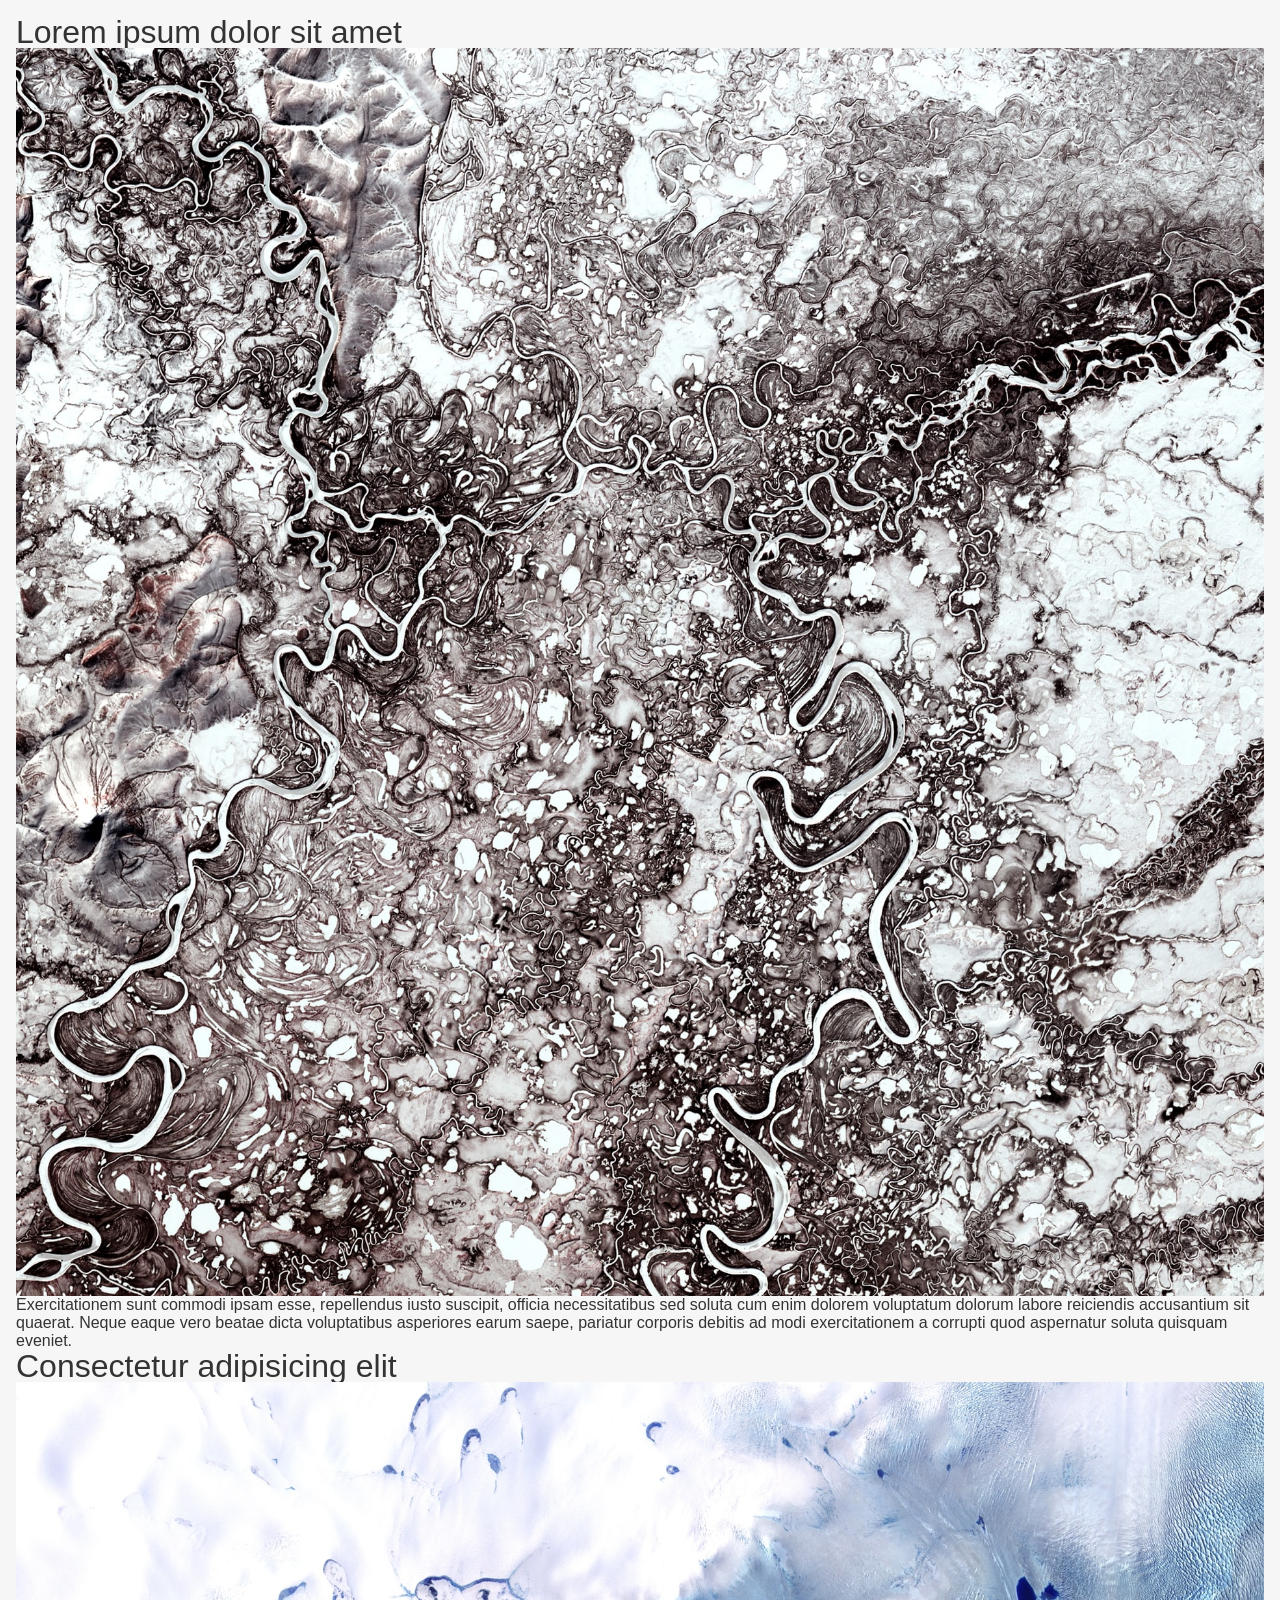
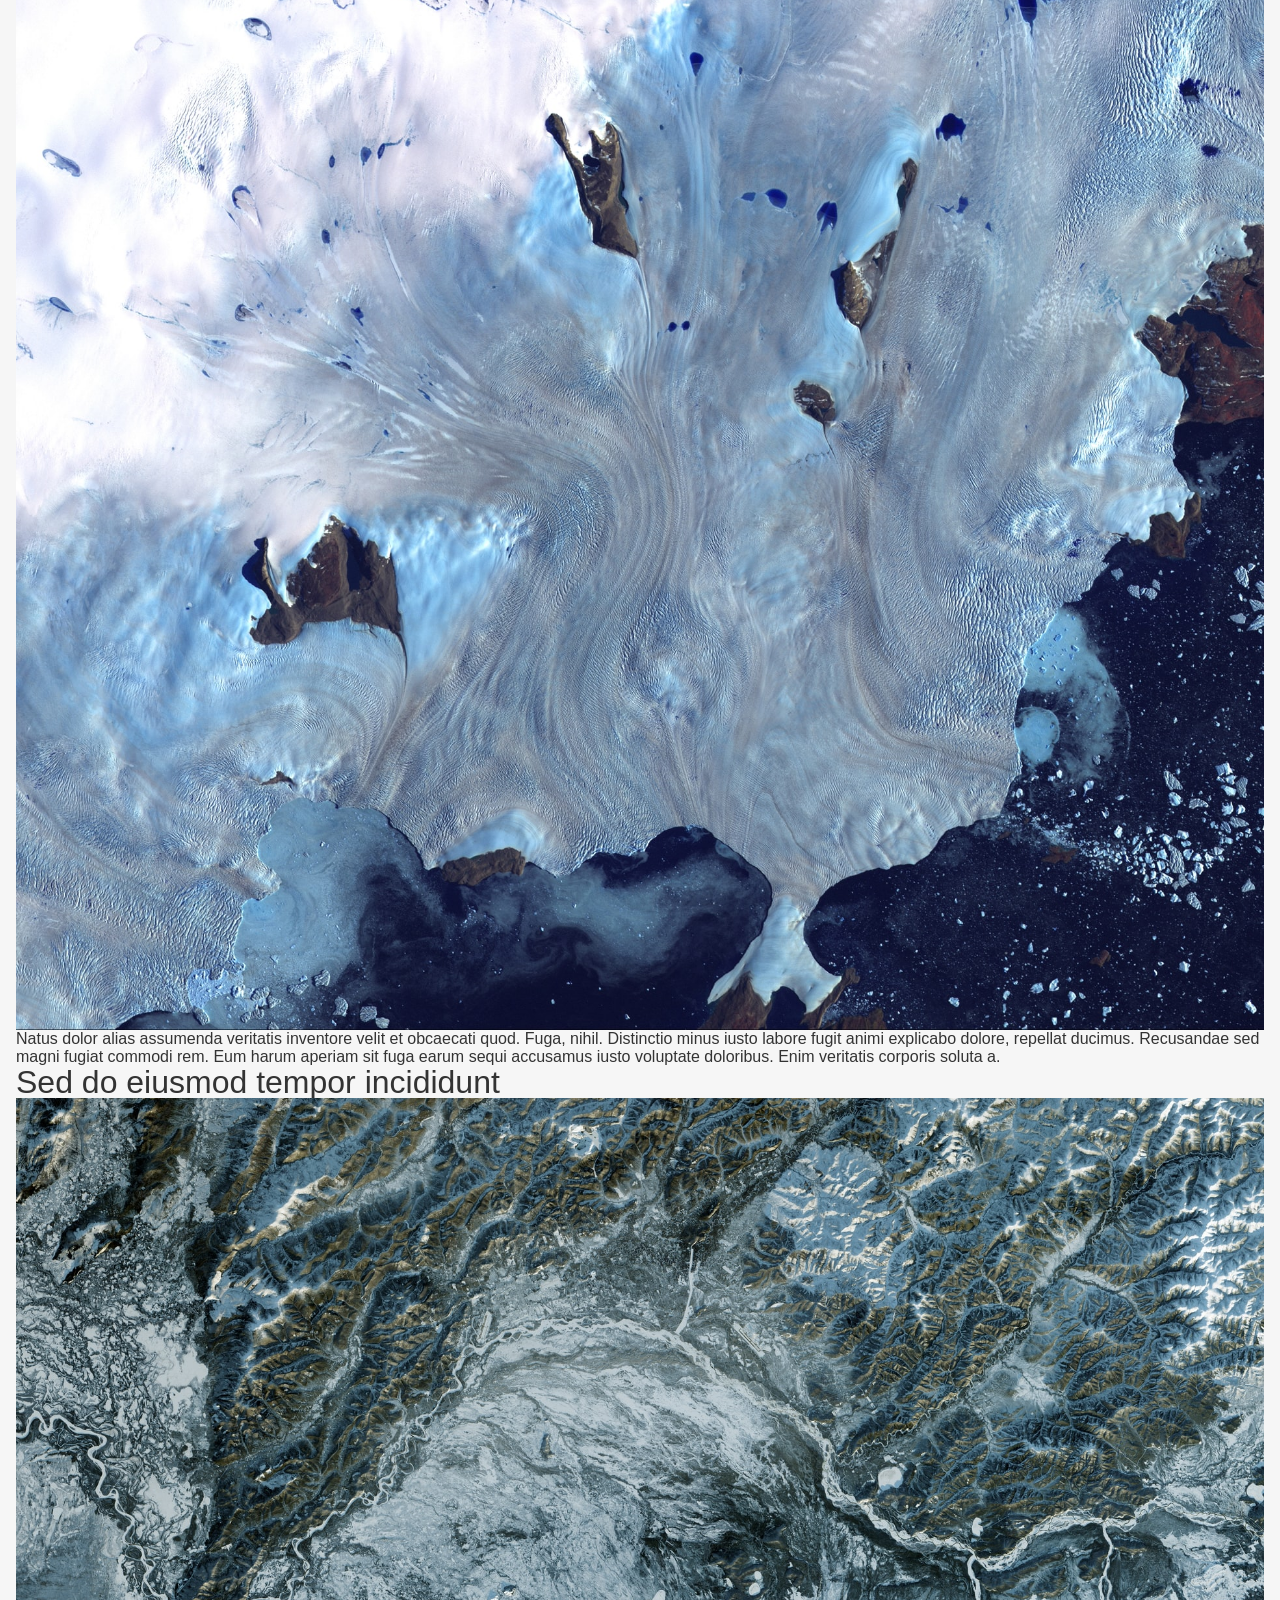
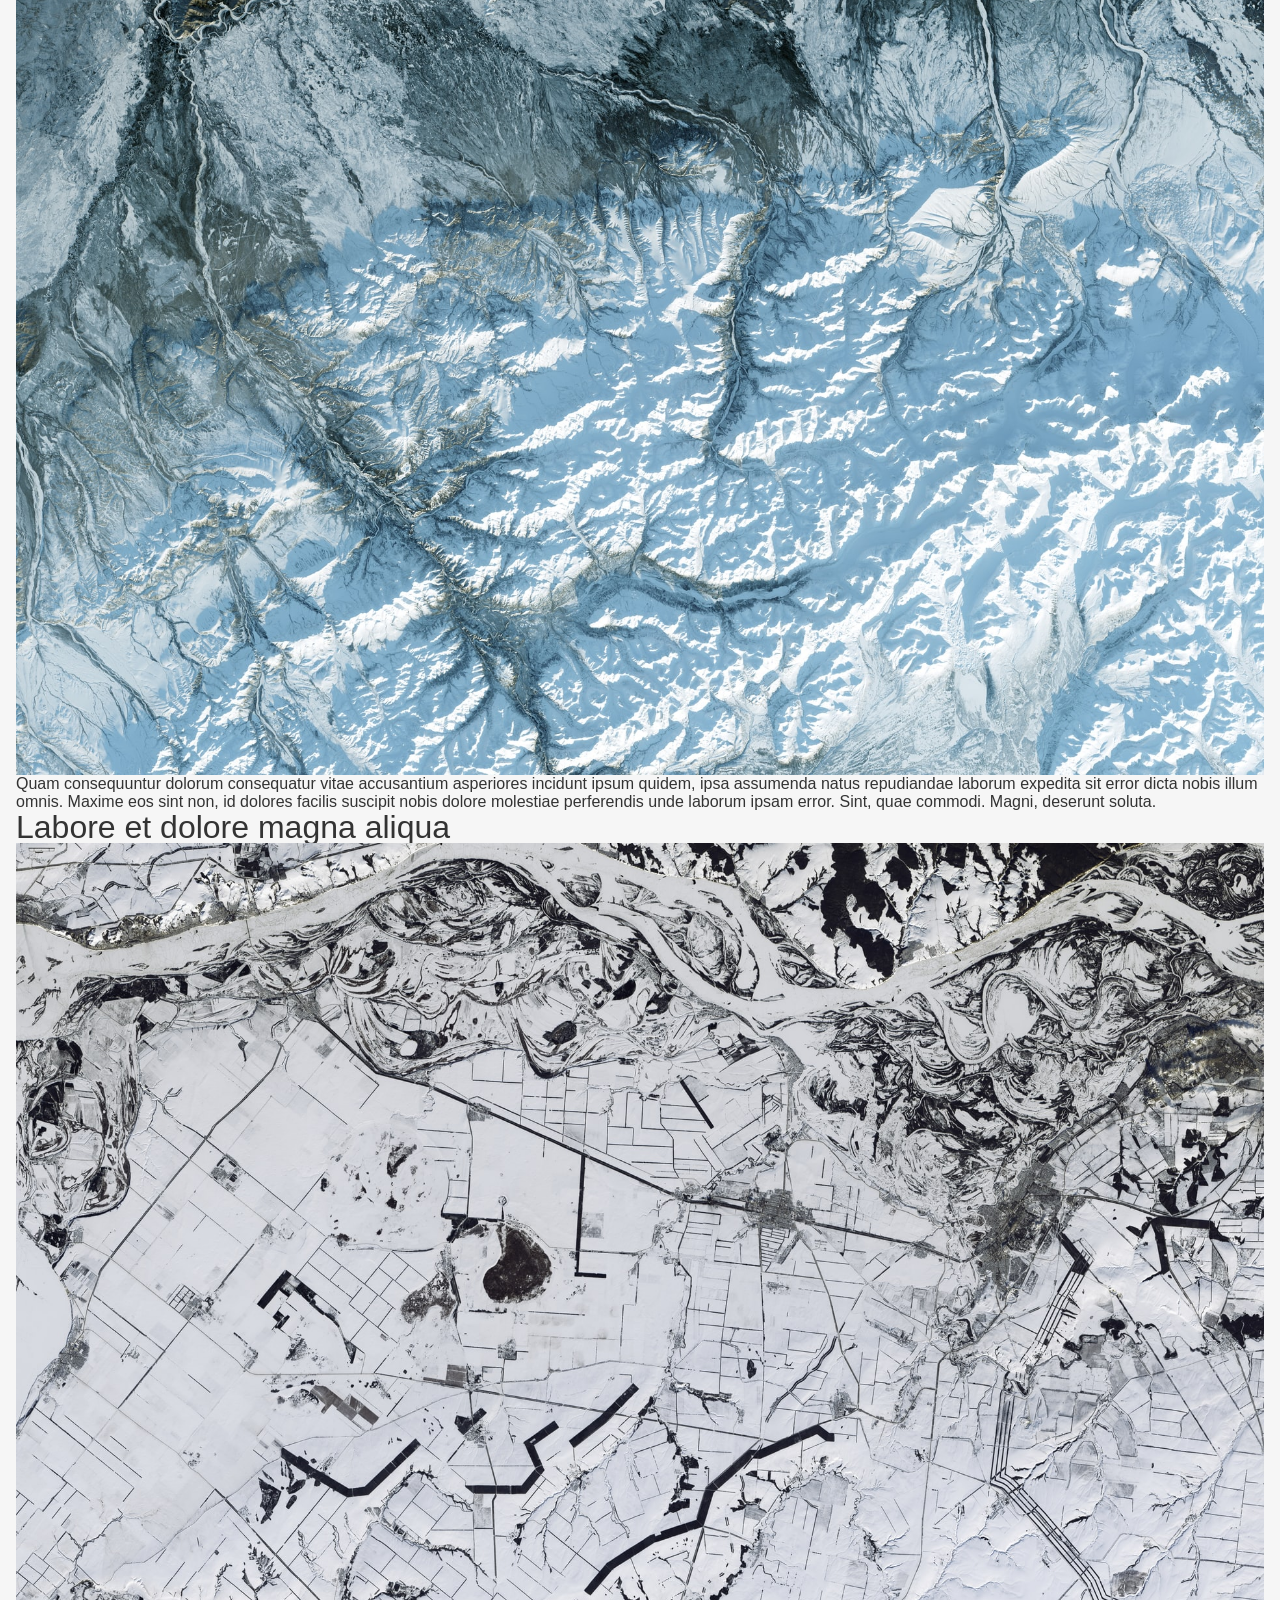
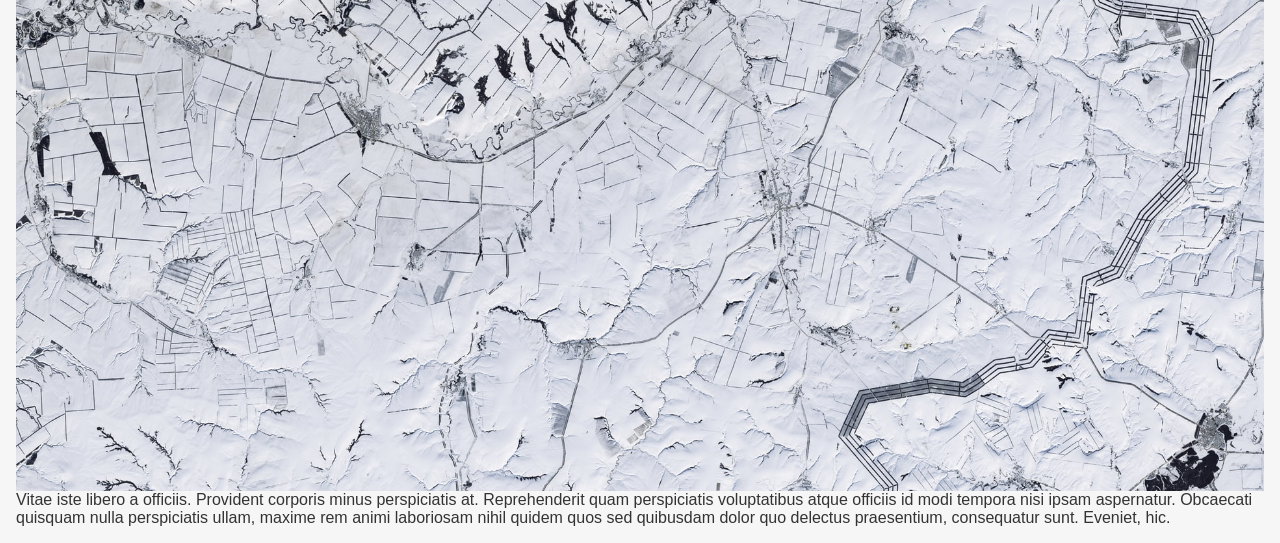
<file: _template.html>
<!DOCTYPE html>
<html lang="en" dir="ltr">
	<head>
		<meta charset="utf-8">
		<meta name="viewport" content="width=device-width, initial-scale=1.0">
		<title>template / example</title>

		<link rel="stylesheet" href="rsrc/style.css"> <!-- design, thème général -->
		<style media="screen">

			/* Fonction essentielle */

			

				/* moteur essentielle de mise en page de cette variation */
				
				/*
					description du fonctionnement CSS et HTML de cette mise en page.
					options ou paramètres supplémentaires.
					références vers la documentation.
				*/


			/*	-	-	-	-	-	-	-	-	-	-	-	-	-	-		-	-	-	-*/


			/* Style visuel et autres détails */

			

				/* habillage visuel et autres détails accessoires pour cette variation */

		</style>

	</head>
	<body>


			<h3>Lorem ipsum dolor sit amet</h3>
			<img src="rsrc/img1.jpg">
			<p>Exercitationem sunt commodi ipsam esse, repellendus iusto suscipit, officia necessitatibus sed soluta cum enim dolorem voluptatum dolorum labore reiciendis accusantium sit quaerat. Neque eaque vero beatae dicta voluptatibus asperiores earum saepe, pariatur corporis debitis ad modi exercitationem a corrupti quod aspernatur soluta quisquam eveniet.</p>


			<h3>Consectetur adipisicing elit</h3>
			<img src="rsrc/img2.jpg">
			<p>Natus dolor alias assumenda veritatis inventore velit et obcaecati quod. Fuga, nihil. Distinctio minus iusto labore fugit animi explicabo dolore, repellat ducimus. Recusandae sed magni fugiat commodi rem. Eum harum aperiam sit fuga earum sequi accusamus iusto voluptate doloribus. Enim veritatis corporis soluta a.</p>


			<h3>Sed do eiusmod tempor incididunt</h3>
			<img src="rsrc/img3.jpg">
			<p>Quam consequuntur dolorum consequatur vitae accusantium asperiores incidunt ipsum quidem, ipsa assumenda natus repudiandae laborum expedita sit error dicta nobis illum omnis. Maxime eos sint non, id dolores facilis suscipit nobis dolore molestiae perferendis unde laborum ipsam error. Sint, quae commodi. Magni, deserunt soluta.</p>


			<h3>Labore et dolore magna aliqua</h3>
			<img src="rsrc/img4.jpg">
			<p>Vitae iste libero a officiis. Provident corporis minus perspiciatis at. Reprehenderit quam perspiciatis voluptatibus atque officiis id modi tempora nisi ipsam aspernatur. Obcaecati quisquam nulla perspiciatis ullam, maxime rem animi laboriosam nihil quidem quos sed quibusdam dolor quo delectus praesentium, consequatur sunt. Eveniet, hic.</p>


	</body>
</html>
</file>
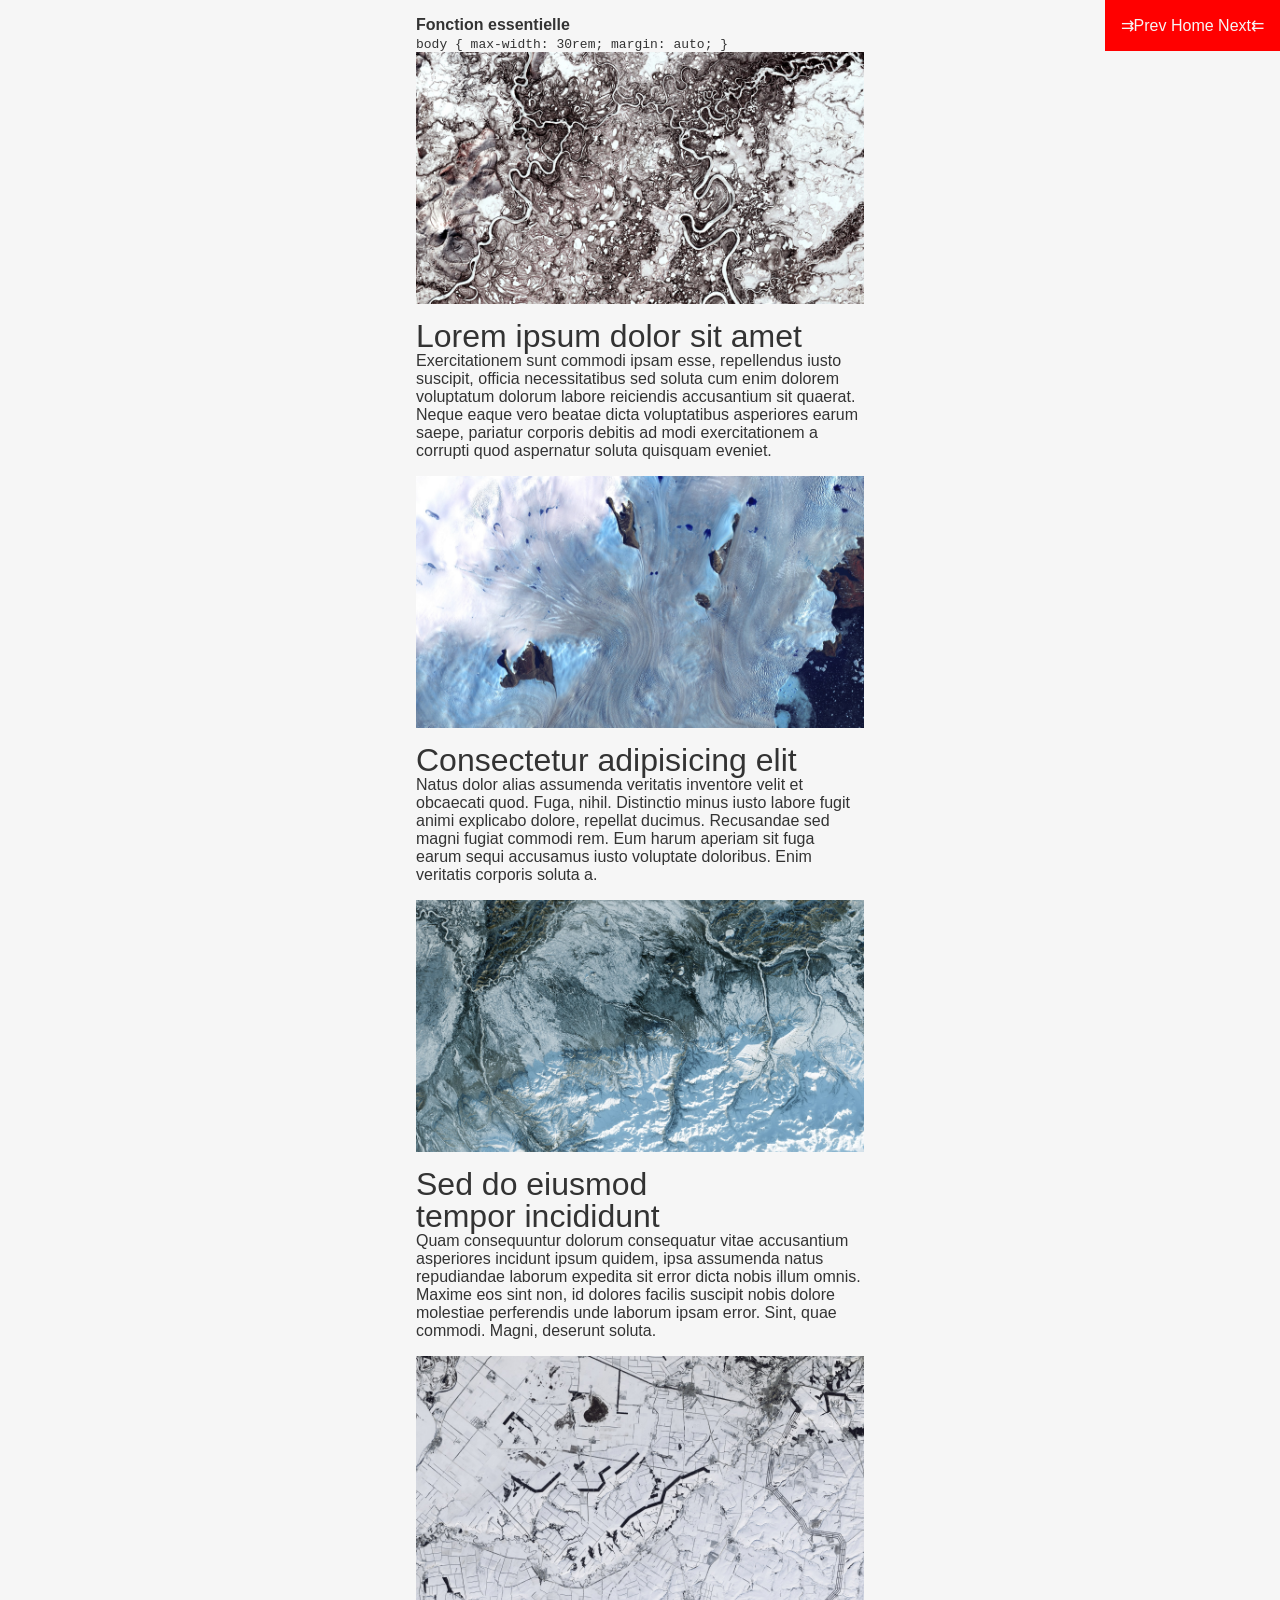
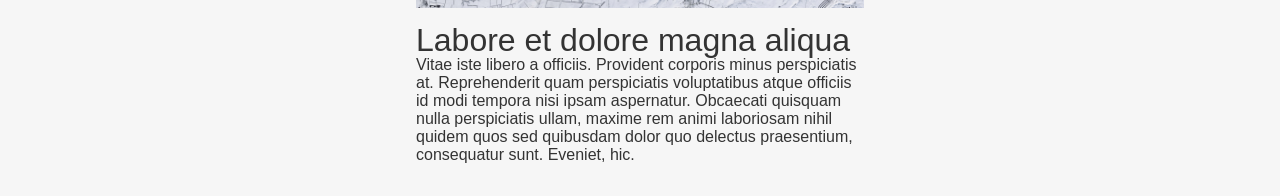
<file: layout-01-simple.html>
<!DOCTYPE html>
<html lang="en" dir="ltr">
	<head>
		<meta charset="utf-8">
		<meta name="viewport" content="width=device-width, initial-scale=1.0">
		<title>template / example</title>

		<link rel="stylesheet" href="rsrc/style.css"> <!-- design, thème général -->
		<style media="screen">

			body{
				max-width: 30rem; margin: auto;
			}

			/* Style visuel et autres détails */

			img{
				aspect-ratio: 16/9;
			}

			img, h1, p {
				margin-bottom: 1rem;
			}

			h3{
				text-wrap: balance;
			}
				/* habillage visuel et autres détails accessoires pour cette variation */

		</style>

	</head>
	<body>

			<div>
				<h4>Fonction essentielle</h4>
				<code>body { max-width: 30rem; margin: auto; }</code>
			</div>

			<img src="rsrc/img1.jpg">
			<h3>Lorem ipsum dolor sit amet</h3>
			<p>Exercitationem sunt commodi ipsam esse, repellendus iusto suscipit, officia necessitatibus sed soluta cum enim dolorem voluptatum dolorum labore reiciendis accusantium sit quaerat. Neque eaque vero beatae dicta voluptatibus asperiores earum saepe, pariatur corporis debitis ad modi exercitationem a corrupti quod aspernatur soluta quisquam eveniet.</p>

			<img src="rsrc/img2.jpg">
			<h3>Consectetur adipisicing elit</h3>
			<p>Natus dolor alias assumenda veritatis inventore velit et obcaecati quod. Fuga, nihil. Distinctio minus iusto labore fugit animi explicabo dolore, repellat ducimus. Recusandae sed magni fugiat commodi rem. Eum harum aperiam sit fuga earum sequi accusamus iusto voluptate doloribus. Enim veritatis corporis soluta a.</p>

			<img src="rsrc/img3.jpg">
			<h3>Sed do eiusmod tempor incididunt</h3>
			<p>Quam consequuntur dolorum consequatur vitae accusantium asperiores incidunt ipsum quidem, ipsa assumenda natus repudiandae laborum expedita sit error dicta nobis illum omnis. Maxime eos sint non, id dolores facilis suscipit nobis dolore molestiae perferendis unde laborum ipsam error. Sint, quae commodi. Magni, deserunt soluta.</p>

			<img src="rsrc/img4.jpg">
			<h3>Labore et dolore magna aliqua</h3>
			<p>Vitae iste libero a officiis. Provident corporis minus perspiciatis at. Reprehenderit quam perspiciatis voluptatibus atque officiis id modi tempora nisi ipsam aspernatur. Obcaecati quisquam nulla perspiciatis ullam, maxime rem animi laboriosam nihil quidem quos sed quibusdam dolor quo delectus praesentium, consequatur sunt. Eveniet, hic.</p>

		<nav id="siteNav">
			<a href="index.html">Prev</a>
			<a href="index.html">Home</a>
			<a href="layout-02-colonnes copie.html">Next</a>
		</nav>
	</body>
</html>
</file>
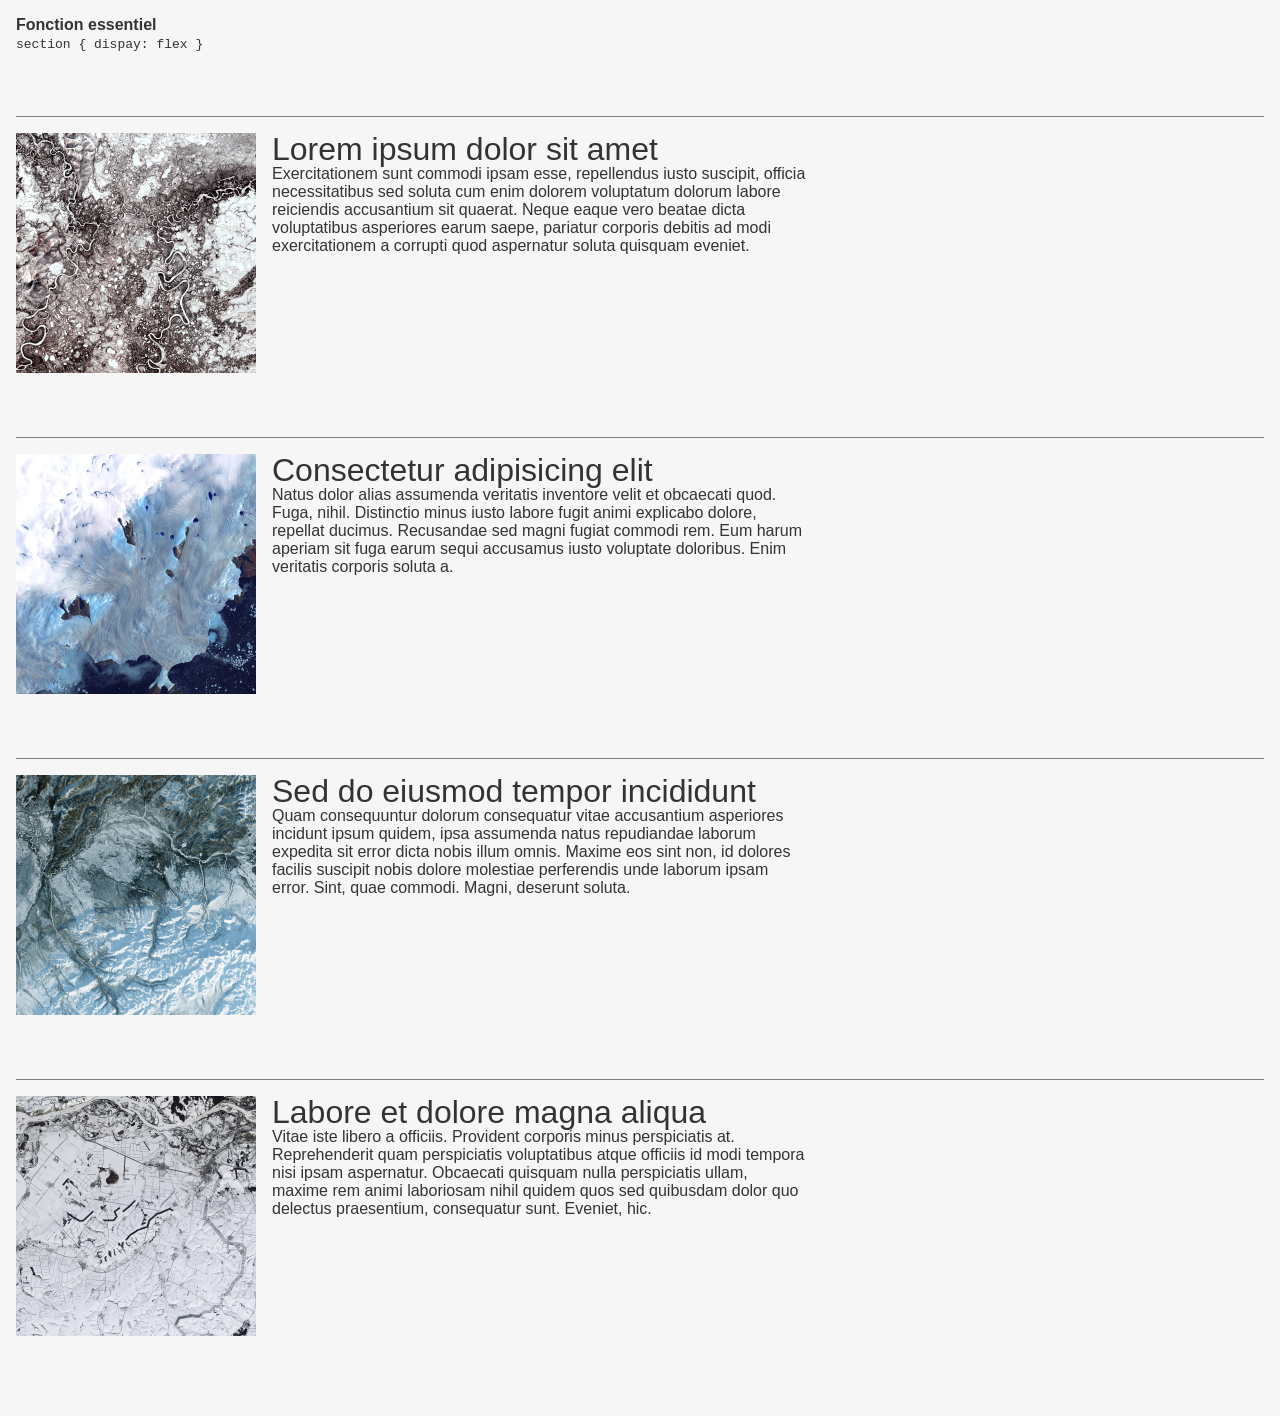
<file: layout-02-colonnes copie.html>
<!DOCTYPE html>
<html lang="en" dir="ltr">
	<head>
		<meta charset="utf-8">
		<meta name="viewport" content="width=device-width, initial-scale=1.0">
		<title>template / example</title>

		<link rel="stylesheet" href="rsrc/style.css"> 
		<!-- design, thème général -->
		<style media="screen">

			/* Fonction essentielle */
			section{display: flex;}
			

				/* moteur essentielle de mise en page de cette variation */
				
				/*
					description du fonctionnement CSS et HTML de cette mise en page.
					options ou paramètres supplémentaires.
					références vers la documentation.
				*/


			/*	-	-	-	-	-	-	-	-	-	-	-	-	-	-		-	-	-	-*/


			/* Style visuel et autres détails */

			

				/* habillage visuel et autres détails accessoires pour cette variation */
			
			/* bing */
			section {
				/* display: flex; */
				gap: 1rem;
				margin: 4rem 0;
				border-top: 1px solid grey;
				padding-top: 1rem;
				align-items: flex-start;
			}

			.vignettes{
				/* width: 15rem; */
				/* par ce que flex largeur ne marche pas */
				flex: 0 0 15rem;
				aspect-ratio: 1/1;
			}

			.vignettes img{
				width: 100%;
				height: 100%;
				object-fit: cover;

			}

			p{
				max-width: 60ch;
			}

		</style>

	</head>
	<body>
		<div>
			<h4>Fonction essentiel</h4>
			<code>section { dispay: flex }</code>
		</div>

		<section>
			<div class="vignettes">
				<img src="rsrc/img1.jpg">
			</div>
			<div class="decription">
				<h3>Lorem ipsum dolor sit amet</h3>
				<p>Exercitationem sunt commodi ipsam esse, repellendus iusto suscipit, officia necessitatibus sed soluta cum enim dolorem voluptatum dolorum labore reiciendis accusantium sit quaerat. Neque eaque vero beatae dicta voluptatibus asperiores earum saepe, pariatur corporis debitis ad modi exercitationem a corrupti quod aspernatur soluta quisquam eveniet.</p>
			</div>
		</section>

		<section>
			<div class="vignettes">
				<img src="rsrc/img2.jpg">
			</div>
			<div class="decription">
				<h3>Consectetur adipisicing elit</h3>
				<p>Natus dolor alias assumenda veritatis inventore velit et obcaecati quod. Fuga, nihil. Distinctio minus iusto labore fugit animi explicabo dolore, repellat ducimus. Recusandae sed magni fugiat commodi rem. Eum harum aperiam sit fuga earum sequi accusamus iusto voluptate doloribus. Enim veritatis corporis soluta a.</p>
			</div>
		</section>

		<section>
			<div class="vignettes">
				<img src="rsrc/img3.jpg">
			</div>
			<div class="decription">
				<h3>Sed do eiusmod tempor incididunt</h3>
				<p>Quam consequuntur dolorum consequatur vitae accusantium asperiores incidunt ipsum quidem, ipsa assumenda natus repudiandae laborum expedita sit error dicta nobis illum omnis. Maxime eos sint non, id dolores facilis suscipit nobis dolore molestiae perferendis unde laborum ipsam error. Sint, quae commodi. Magni, deserunt soluta.</p>
			</div>
		</section>

		<section>
			<div class="vignettes">
				<img src="rsrc/img4.jpg">
			</div>
			<div class="decription">
				<h3>Labore et dolore magna aliqua</h3>
				<p>Vitae iste libero a officiis. Provident corporis minus perspiciatis at. Reprehenderit quam perspiciatis voluptatibus atque officiis id modi tempora nisi ipsam aspernatur. Obcaecati quisquam nulla perspiciatis ullam, maxime rem animi laboriosam nihil quidem quos sed quibusdam dolor quo delectus praesentium, consequatur sunt. Eveniet, hic.</p>
			</div>
		</section>

	</body>
</html>
</file>
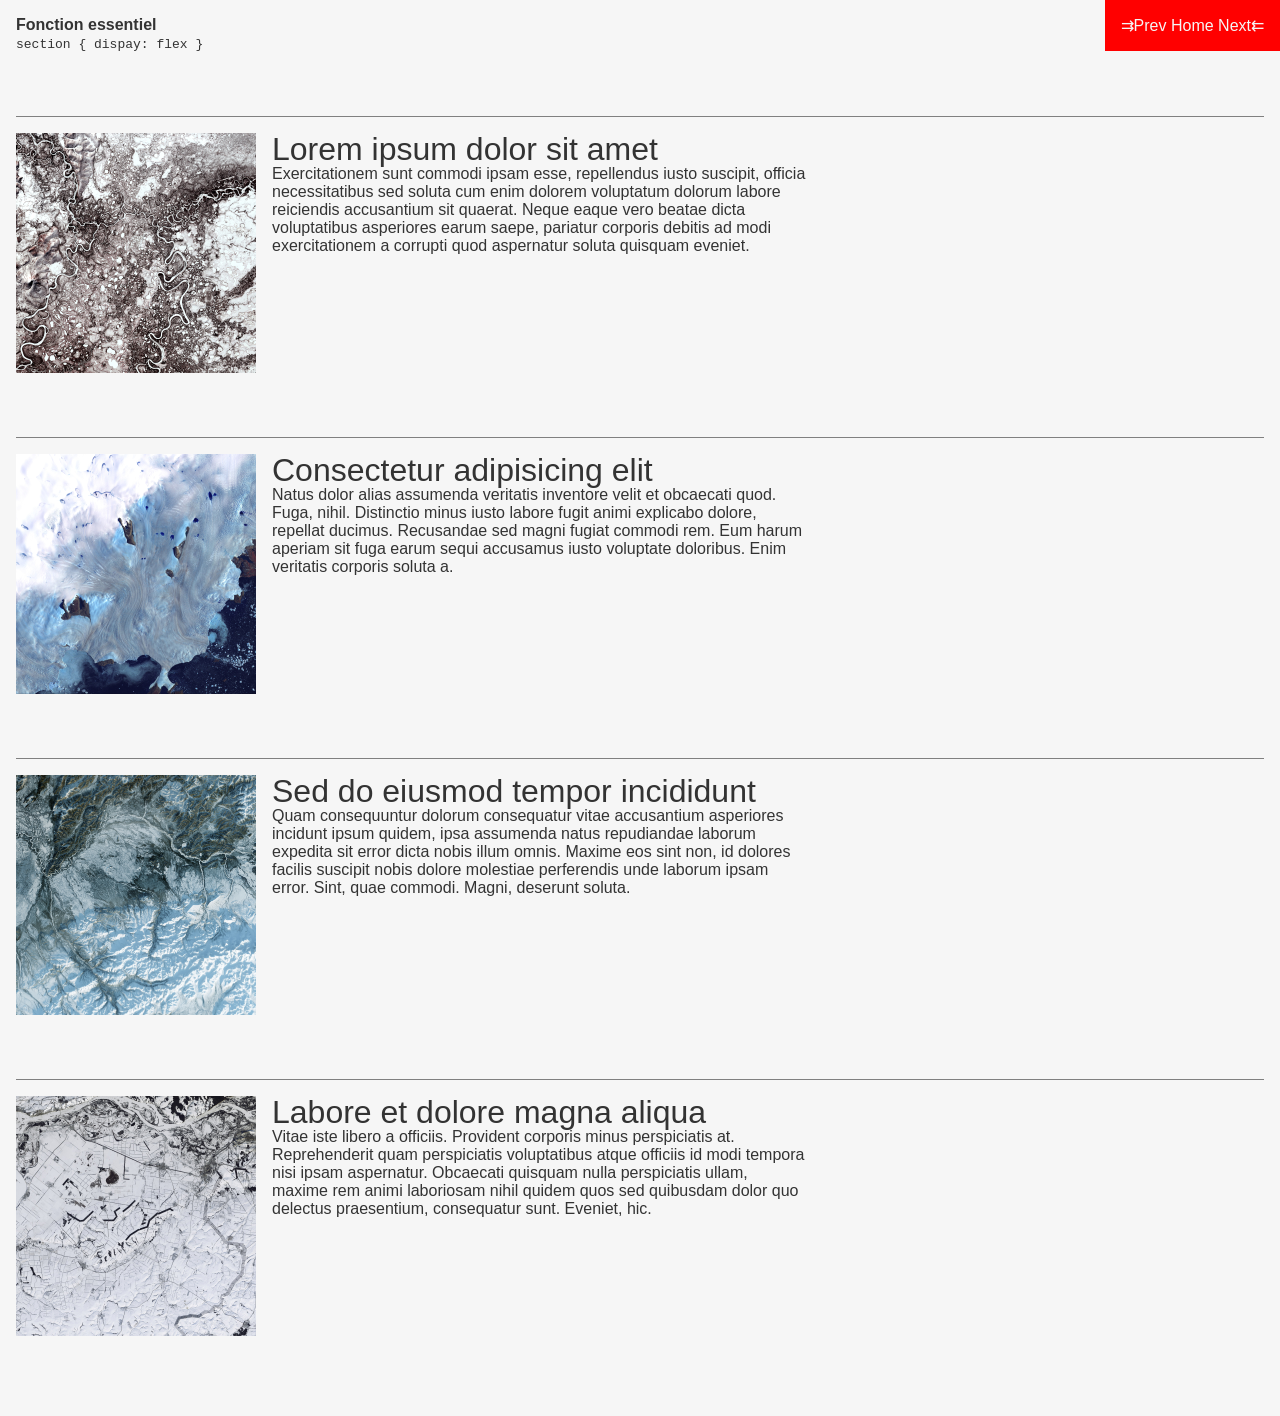
<file: layout-02-colonnes.html>
<!DOCTYPE html>
<html lang="en" dir="ltr">
	<head>
		<meta charset="utf-8">
		<meta name="viewport" content="width=device-width, initial-scale=1.0">
		<title>template / example</title>

		<link rel="stylesheet" href="rsrc/style.css"> 
		<!-- design, thème général -->
		<style media="screen">

			/* Fonction essentielle */
			section{display: flex;}
			

				/* moteur essentielle de mise en page de cette variation */
				
				/*
					description du fonctionnement CSS et HTML de cette mise en page.
					options ou paramètres supplémentaires.
					références vers la documentation.
				*/


			/*	-	-	-	-	-	-	-	-	-	-	-	-	-	-		-	-	-	-*/


			/* Style visuel et autres détails */

			

				/* habillage visuel et autres détails accessoires pour cette variation */
			
			/* bing */
			section {
				/* display: flex; */
				gap: 1rem;
				margin: 4rem 0;
				border-top: 1px solid grey;
				padding-top: 1rem;
				align-items: flex-start;
			}

			.vignettes{
				/* width: 15rem; */
				/* par ce que flex largeur ne marche pas */
				flex: 0 0 15rem;
				aspect-ratio: 1/1;
			}

			.vignettes img{
				width: 100%;
				height: 100%;
				object-fit: cover;

			}

			p{
				max-width: 60ch;
			}

		</style>

	</head>
	<body>
		<div>
			<h4>Fonction essentiel</h4>
			<code>section { dispay: flex }</code>
		</div>

		<section>
			<div class="vignettes">
				<img src="rsrc/img1.jpg">
			</div>
			<div class="decription">
				<h3>Lorem ipsum dolor sit amet</h3>
				<p>Exercitationem sunt commodi ipsam esse, repellendus iusto suscipit, officia necessitatibus sed soluta cum enim dolorem voluptatum dolorum labore reiciendis accusantium sit quaerat. Neque eaque vero beatae dicta voluptatibus asperiores earum saepe, pariatur corporis debitis ad modi exercitationem a corrupti quod aspernatur soluta quisquam eveniet.</p>
			</div>
		</section>

		<section>
			<div class="vignettes">
				<img src="rsrc/img2.jpg">
			</div>
			<div class="decription">
				<h3>Consectetur adipisicing elit</h3>
				<p>Natus dolor alias assumenda veritatis inventore velit et obcaecati quod. Fuga, nihil. Distinctio minus iusto labore fugit animi explicabo dolore, repellat ducimus. Recusandae sed magni fugiat commodi rem. Eum harum aperiam sit fuga earum sequi accusamus iusto voluptate doloribus. Enim veritatis corporis soluta a.</p>
			</div>
		</section>

		<section>
			<div class="vignettes">
				<img src="rsrc/img3.jpg">
			</div>
			<div class="decription">
				<h3>Sed do eiusmod tempor incididunt</h3>
				<p>Quam consequuntur dolorum consequatur vitae accusantium asperiores incidunt ipsum quidem, ipsa assumenda natus repudiandae laborum expedita sit error dicta nobis illum omnis. Maxime eos sint non, id dolores facilis suscipit nobis dolore molestiae perferendis unde laborum ipsam error. Sint, quae commodi. Magni, deserunt soluta.</p>
			</div>
		</section>

		<section>
			<div class="vignettes">
				<img src="rsrc/img4.jpg">
			</div>
			<div class="decription">
				<h3>Labore et dolore magna aliqua</h3>
				<p>Vitae iste libero a officiis. Provident corporis minus perspiciatis at. Reprehenderit quam perspiciatis voluptatibus atque officiis id modi tempora nisi ipsam aspernatur. Obcaecati quisquam nulla perspiciatis ullam, maxime rem animi laboriosam nihil quidem quos sed quibusdam dolor quo delectus praesentium, consequatur sunt. Eveniet, hic.</p>
			</div>
		</section>

		<nav id="siteNav">
			<a href="layout-01-simple">Prev</a>
			<a href="index.html">Home</a>
			<a href="layout-03-zigzag.html">Next</a>
		</nav>
	</body>
</html>
</file>
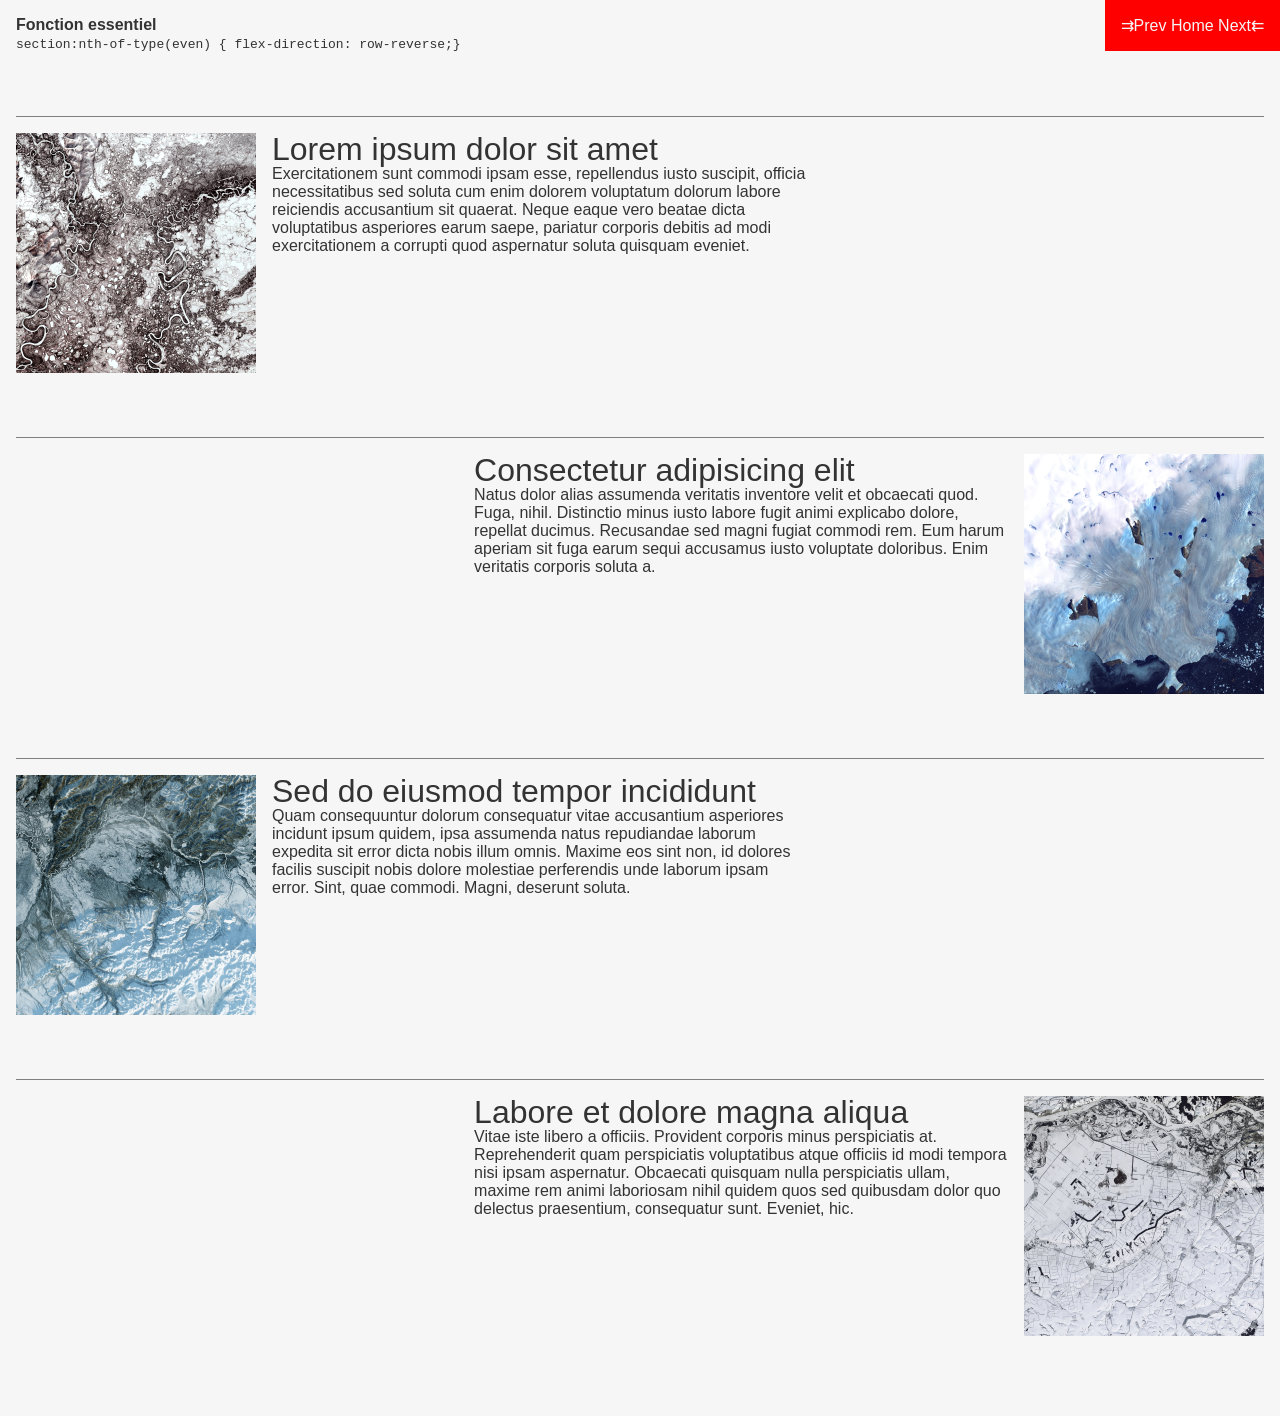
<file: layout-03-zigzag.html>
<!DOCTYPE html>
<html lang="en" dir="ltr">
	<head>
		<meta charset="utf-8">
		<meta name="viewport" content="width=device-width, initial-scale=1.0">
		<title>template / example</title>

		<link rel="stylesheet" href="rsrc/style.css"> 
		<!-- design, thème général -->
		<style media="screen">

			/* Fonction essentielle */
			section:nth-of-type(even) { flex-direction: row-reverse;}
			

				/* moteur essentielle de mise en page de cette variation */
				
				/*
					description du fonctionnement CSS et HTML de cette mise en page.
					options ou paramètres supplémentaires.
					références vers la documentation.
				*/


			/*	-	-	-	-	-	-	-	-	-	-	-	-	-	-		-	-	-	-*/


			/* Style visuel et autres détails */

			

				/* habillage visuel et autres détails accessoires pour cette variation */
			
			/* bing */
			section {
				display: flex;
				gap: 1rem;
				margin: 4rem 0;
				border-top: 1px solid grey;
				padding-top: 1rem;
				align-items: flex-start;
			}

			section:nth-of-type(even) { flex-direction: row-reverse;}

			p {max-width: 60ch;}

			.vignettes{
				/* width: 15rem; */
				/* par ce que flex largeur ne marche pas */
				flex: 0 0 15rem;
				aspect-ratio: 1/1;
			}

			.vignettes img{
				width: 100%;
				height: 100%;
				object-fit: cover;

			}

			p{
				max-width: 60ch;
			}

		</style>

	</head>
	<body>
		<div>
			<h4>Fonction essentiel</h4>
			<code>section:nth-of-type(even) { flex-direction: row-reverse;}</code>
		</div>

		<section>
			<div class="vignettes">
				<img src="rsrc/img1.jpg">
			</div>
			<div class="decription">
				<h3>Lorem ipsum dolor sit amet</h3>
				<p>Exercitationem sunt commodi ipsam esse, repellendus iusto suscipit, officia necessitatibus sed soluta cum enim dolorem voluptatum dolorum labore reiciendis accusantium sit quaerat. Neque eaque vero beatae dicta voluptatibus asperiores earum saepe, pariatur corporis debitis ad modi exercitationem a corrupti quod aspernatur soluta quisquam eveniet.</p>
			</div>
		</section>

		<section>
			<div class="vignettes">
				<img src="rsrc/img2.jpg">
			</div>
			<div class="decription">
				<h3>Consectetur adipisicing elit</h3>
				<p>Natus dolor alias assumenda veritatis inventore velit et obcaecati quod. Fuga, nihil. Distinctio minus iusto labore fugit animi explicabo dolore, repellat ducimus. Recusandae sed magni fugiat commodi rem. Eum harum aperiam sit fuga earum sequi accusamus iusto voluptate doloribus. Enim veritatis corporis soluta a.</p>
			</div>
		</section>

		<section>
			<div class="vignettes">
				<img src="rsrc/img3.jpg">
			</div>
			<div class="decription">
				<h3>Sed do eiusmod tempor incididunt</h3>
				<p>Quam consequuntur dolorum consequatur vitae accusantium asperiores incidunt ipsum quidem, ipsa assumenda natus repudiandae laborum expedita sit error dicta nobis illum omnis. Maxime eos sint non, id dolores facilis suscipit nobis dolore molestiae perferendis unde laborum ipsam error. Sint, quae commodi. Magni, deserunt soluta.</p>
			</div>
		</section>

		<section>
			<div class="vignettes">
				<img src="rsrc/img4.jpg">
			</div>
			<div class="decription">
				<h3>Labore et dolore magna aliqua</h3>
				<p>Vitae iste libero a officiis. Provident corporis minus perspiciatis at. Reprehenderit quam perspiciatis voluptatibus atque officiis id modi tempora nisi ipsam aspernatur. Obcaecati quisquam nulla perspiciatis ullam, maxime rem animi laboriosam nihil quidem quos sed quibusdam dolor quo delectus praesentium, consequatur sunt. Eveniet, hic.</p>
			</div>
		</section>

		<!-- <section>
			<div class="vignettes">
				<img src="rsrc/img1.jpg">
			</div>
			<div class="decription">
				<h3></h3>
				<p></p>
			</div>
		</section> -->
		<nav id="siteNav">
			<a href="layout-02-colonnes copie.html">Prev</a>
			<a href="index.html">Home</a>
			<a href="layout-04-colonnes-row.html">Next</a>
		</nav>
	</body>
</html>
</file>
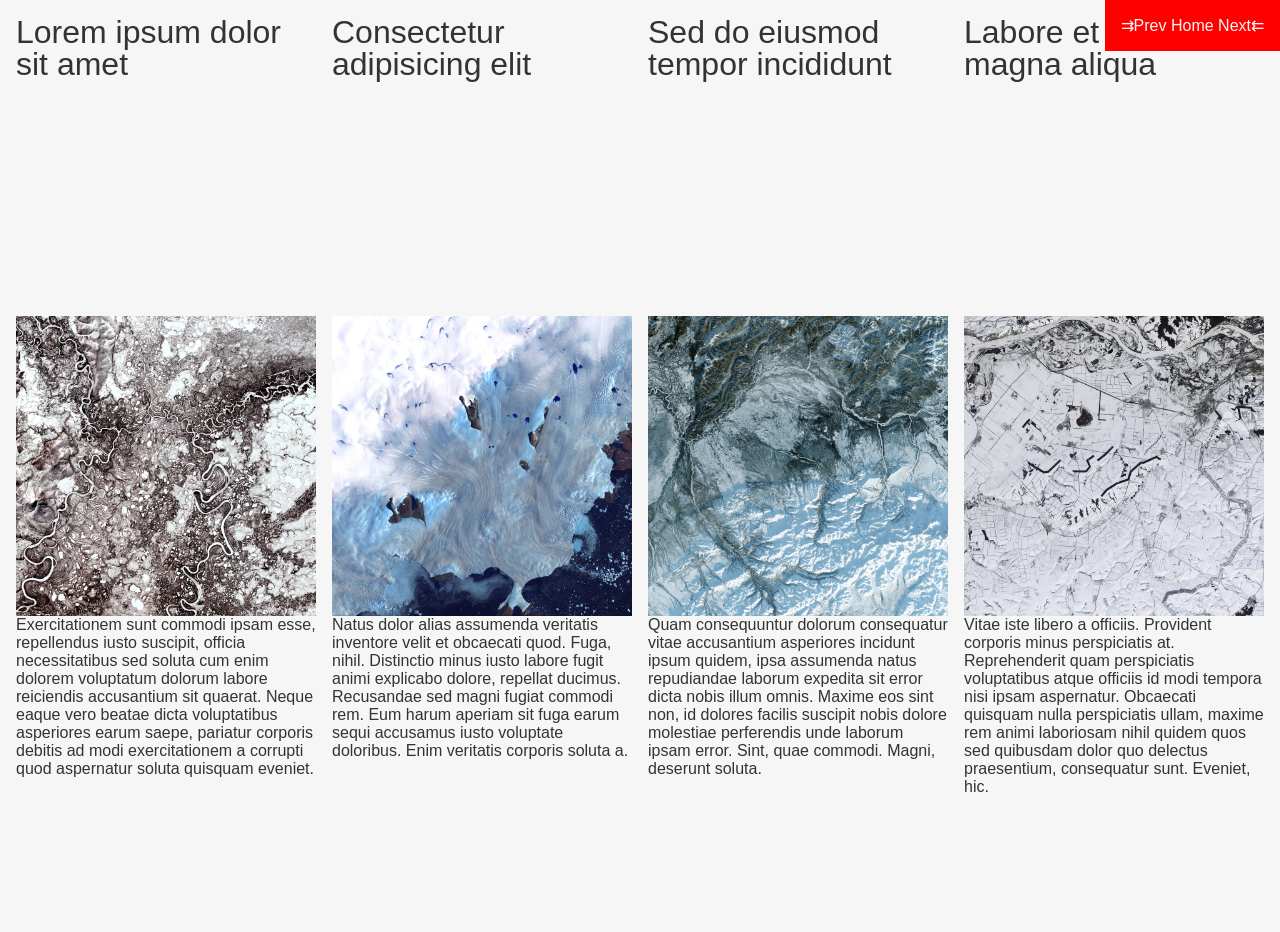
<file: layout-04-colonnes-row.html>
<!DOCTYPE html>
<html lang="en" dir="ltr">
	<head>
		<meta charset="utf-8">
		<meta name="viewport" content="width=device-width, initial-scale=1.0">
		<title>template / example</title>

		<link rel="stylesheet" href="rsrc/style.css"> <!-- design, thème général -->
		<style media="screen">

			body{
				display: flex;
				flex-direction: row;
			}

			/* Style visuel et autres détails */
			body{
				gap: 1rem;
			}

			h3, img, p{
				aspect-ratio: 1;
			}

			section{
				flex: 1;
			}

			body{
				gap: 1rem;
			}
				/* version mobil*/
				@media (max-widht: 640px)
				{
					body{ flex-direction: column;}
				}

		</style>

	</head>
	<body>
			<!-- <div>
				<h4>Fonction essentielle</h4>
				<code>body { max-width: 30rem; margin: auto; }</code>
			</div> -->

			<section>
				<h3>Lorem ipsum dolor sit amet</h3>
				<img src="rsrc/img1.jpg">
				<p>Exercitationem sunt commodi ipsam esse, repellendus iusto suscipit, officia necessitatibus sed soluta cum enim dolorem voluptatum dolorum labore reiciendis accusantium sit quaerat. Neque eaque vero beatae dicta voluptatibus asperiores earum saepe, pariatur corporis debitis ad modi exercitationem a corrupti quod aspernatur soluta quisquam eveniet.</p>
			</section>

			<section>
				<h3>Consectetur adipisicing elit</h3>
				<img src="rsrc/img2.jpg">
				<p>Natus dolor alias assumenda veritatis inventore velit et obcaecati quod. Fuga, nihil. Distinctio minus iusto labore fugit animi explicabo dolore, repellat ducimus. Recusandae sed magni fugiat commodi rem. Eum harum aperiam sit fuga earum sequi accusamus iusto voluptate doloribus. Enim veritatis corporis soluta a.</p>
			</section>

			<section>
				<h3>Sed do eiusmod tempor incididunt</h3>
				<img src="rsrc/img3.jpg">
				<p>Quam consequuntur dolorum consequatur vitae accusantium asperiores incidunt ipsum quidem, ipsa assumenda natus repudiandae laborum expedita sit error dicta nobis illum omnis. Maxime eos sint non, id dolores facilis suscipit nobis dolore molestiae perferendis unde laborum ipsam error. Sint, quae commodi. Magni, deserunt soluta.</p>
			</section>
			
			<section>
				<h3>Labore et dolore magna aliqua</h3>
				<img src="rsrc/img4.jpg">
				<p>Vitae iste libero a officiis. Provident corporis minus perspiciatis at. Reprehenderit quam perspiciatis voluptatibus atque officiis id modi tempora nisi ipsam aspernatur. Obcaecati quisquam nulla perspiciatis ullam, maxime rem animi laboriosam nihil quidem quos sed quibusdam dolor quo delectus praesentium, consequatur sunt. Eveniet, hic.</p>
			</section>

			<nav id="siteNav">
			<a href="layout-03-zigzag.html">Prev</a>
			<a href="index.html">Home</a>
			<a href="layout-01-simple.html">Next</a>
		</nav>
	</body>
</html>
</file>
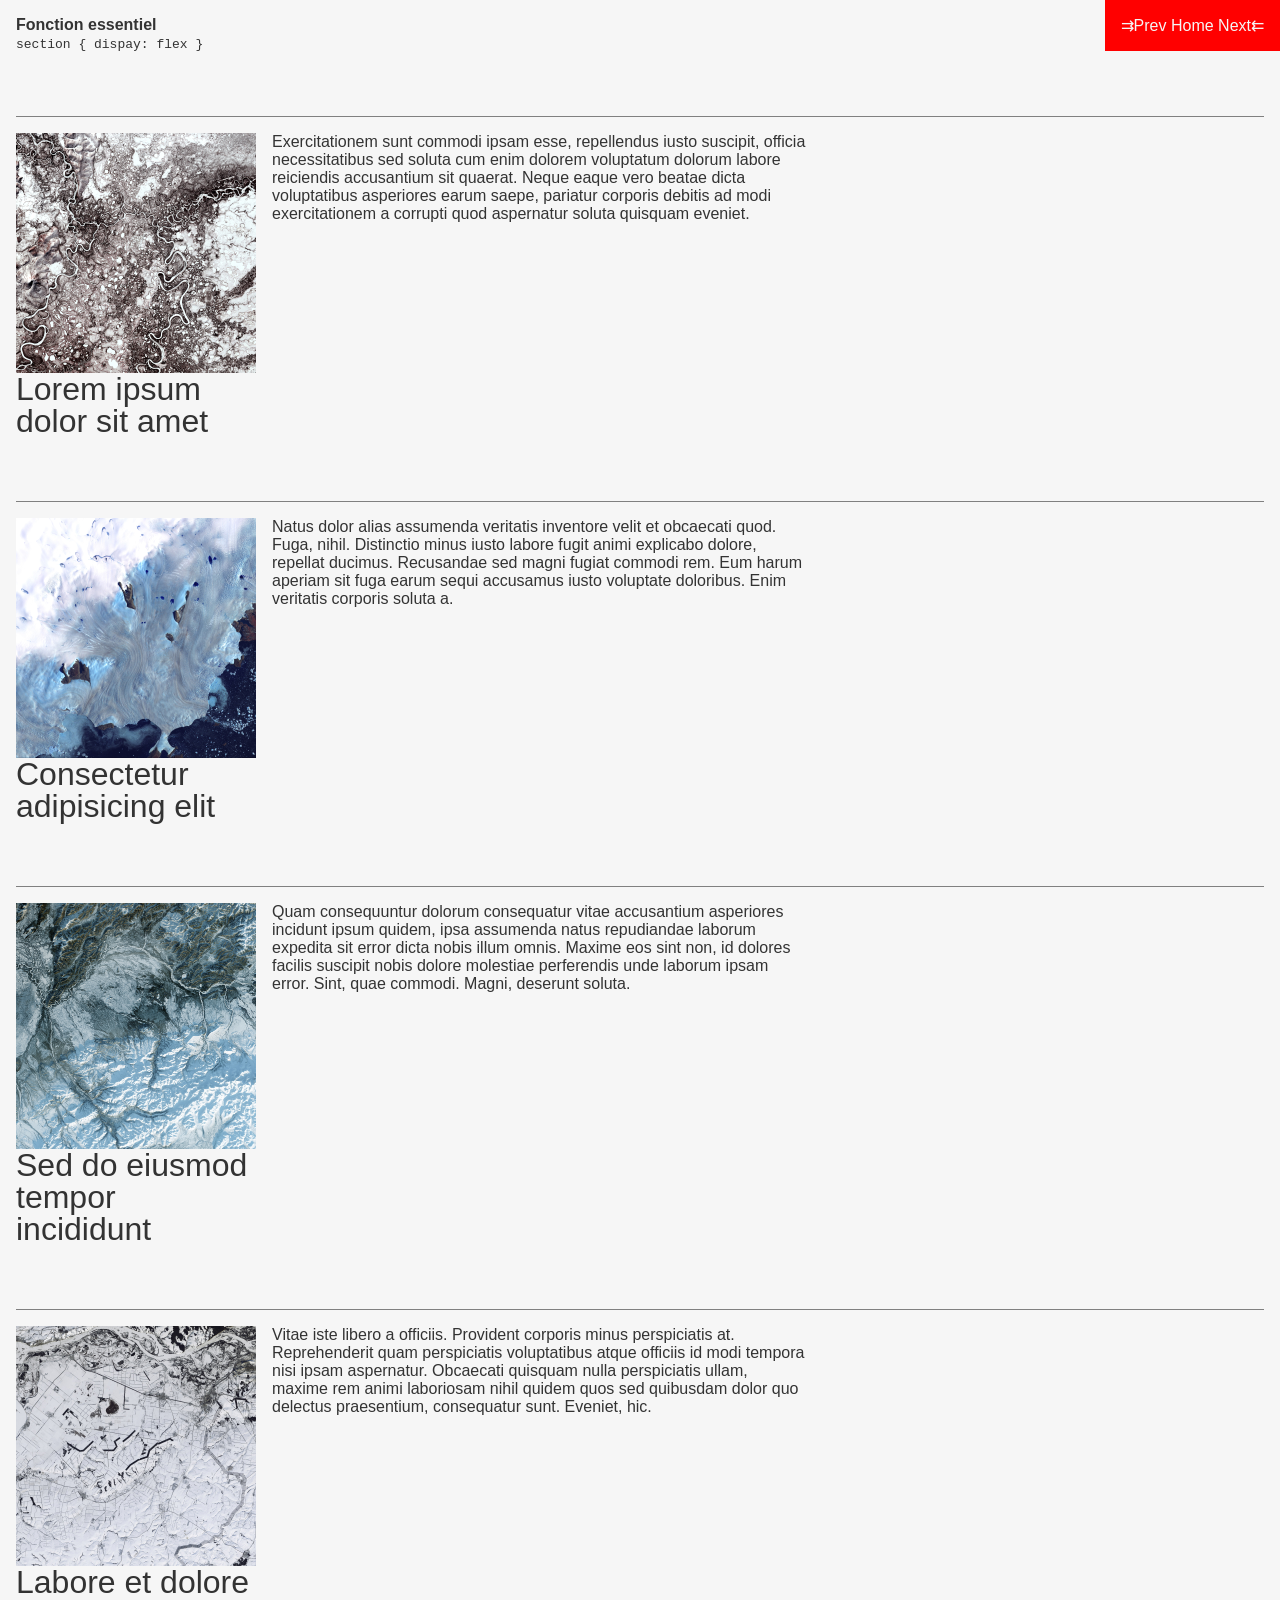
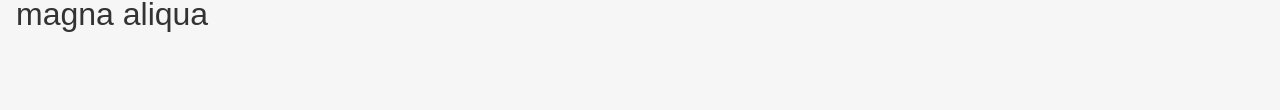
<file: layout-06-titre-sur-img.html>
<!DOCTYPE html>
<html lang="en" dir="ltr">
	<head>
		<meta charset="utf-8">
		<meta name="viewport" content="width=device-width, initial-scale=1.0">
		<title>template / example</title>

		<link rel="stylesheet" href="rsrc/style.css"> 
		<!-- design, thème général -->
		<style media="screen">

			/* Fonction essentielle */
			section{display: flex;}
			

				/* moteur essentielle de mise en page de cette variation */
				
				/*
					description du fonctionnement CSS et HTML de cette mise en page.
					options ou paramètres supplémentaires.
					références vers la documentation.
				*/


			/*	-	-	-	-	-	-	-	-	-	-	-	-	-	-		-	-	-	-*/


			/* Style visuel et autres détails */

			

				/* habillage visuel et autres détails accessoires pour cette variation */
			
			/* bing */
			section {
				/* display: flex; */
				gap: 1rem;
				margin: 4rem 0;
				border-top: 1px solid grey;
				padding-top: 1rem;
				align-items: flex-start;
			}

			.row 
			{
				/* width: 15rem; */
				/* par ce que flex largeur ne marche pas */
				flex: 0 0 15rem;
				aspect-ratio: 1/1;
			}

			.vignettes img{
				width: 100%;
				height: 100%;
				object-fit: cover;

			}

			p{
				max-width: 60ch;
			}

		</style>

	</head>
	<body>
		<div>
			<h4>Fonction essentiel</h4>
			<code>section { dispay: flex }</code>
		</div>

		<section>
			<div class="row">
				<img src="rsrc/img1.jpg">
				<h3>Lorem ipsum dolor sit amet</h3>
			</div>
			<div class="decription">
				<p>Exercitationem sunt commodi ipsam esse, repellendus iusto suscipit, officia necessitatibus sed soluta cum enim dolorem voluptatum dolorum labore reiciendis accusantium sit quaerat. Neque eaque vero beatae dicta voluptatibus asperiores earum saepe, pariatur corporis debitis ad modi exercitationem a corrupti quod aspernatur soluta quisquam eveniet.</p>
			</div>
		</section>

		<section>
			<div class="row">
				<img src="rsrc/img2.jpg">
				<h3>Consectetur adipisicing elit</h3>
			</div>
			<div class="decription">
				<p>Natus dolor alias assumenda veritatis inventore velit et obcaecati quod. Fuga, nihil. Distinctio minus iusto labore fugit animi explicabo dolore, repellat ducimus. Recusandae sed magni fugiat commodi rem. Eum harum aperiam sit fuga earum sequi accusamus iusto voluptate doloribus. Enim veritatis corporis soluta a.</p>
			</div>
		</section>

		<section>
			<div class="row">
				<img src="rsrc/img3.jpg">
				<h3>Sed do eiusmod tempor incididunt</h3>
			</div>
			<div class="decription">
				<p>Quam consequuntur dolorum consequatur vitae accusantium asperiores incidunt ipsum quidem, ipsa assumenda natus repudiandae laborum expedita sit error dicta nobis illum omnis. Maxime eos sint non, id dolores facilis suscipit nobis dolore molestiae perferendis unde laborum ipsam error. Sint, quae commodi. Magni, deserunt soluta.</p>
			</div>
		</section>

		<section>
			<div class="row">
				<img src="rsrc/img4.jpg">
				<h3>Labore et dolore magna aliqua</h3>
			</div>
			<div class="decription">
				<p>Vitae iste libero a officiis. Provident corporis minus perspiciatis at. Reprehenderit quam perspiciatis voluptatibus atque officiis id modi tempora nisi ipsam aspernatur. Obcaecati quisquam nulla perspiciatis ullam, maxime rem animi laboriosam nihil quidem quos sed quibusdam dolor quo delectus praesentium, consequatur sunt. Eveniet, hic.</p>
			</div>
		</section>

		<nav id="siteNav">
			<a href="layout-01-simple">Prev</a>
			<a href="index.html">Home</a>
			<a href="layout-03-zigzag.html">Next</a>
		</nav>
	</body>
</html>
</file>
<file: rsrc/style.css>
/*	-	-	-	-	-	-	-	-	-	-	*/
/* Style visuel global pour le projet */


/* Import */
@import url('https://rsms.me/inter/inter.css');




/* Reset */
* { box-sizing: border-box; margin:0; }
img { max-width: 100%; display: block; object-fit: cover; }




/* Typo */

body { font-family: InterVariable, sans-serif; }

h3{
	font-size: 2rem;
	line-height: 100%;
	font-weight: 200;
}




/* Couleur */

html {
	color: #333;
	background-color: #F6F6F6;
}




/* Géometrie & Mise en page */

body{
	padding: 1rem;
}

/* Navigation */
#siteNav{
	position: fixed;
	top: 0;
	right: 0;
	background: red;
	color: #F6F6F6;
	padding: 1rem;
}
#siteNav a:first-child::before {
	content: "⇉";
}
 #siteNav a:last-child::after {
	content: "⇇";
}
#siteNav a {
	color: inherit;
	text-decoration: none;
}

#siteNav a:hover{
	text-decoration: underline overline dotted;	
}
</file>
